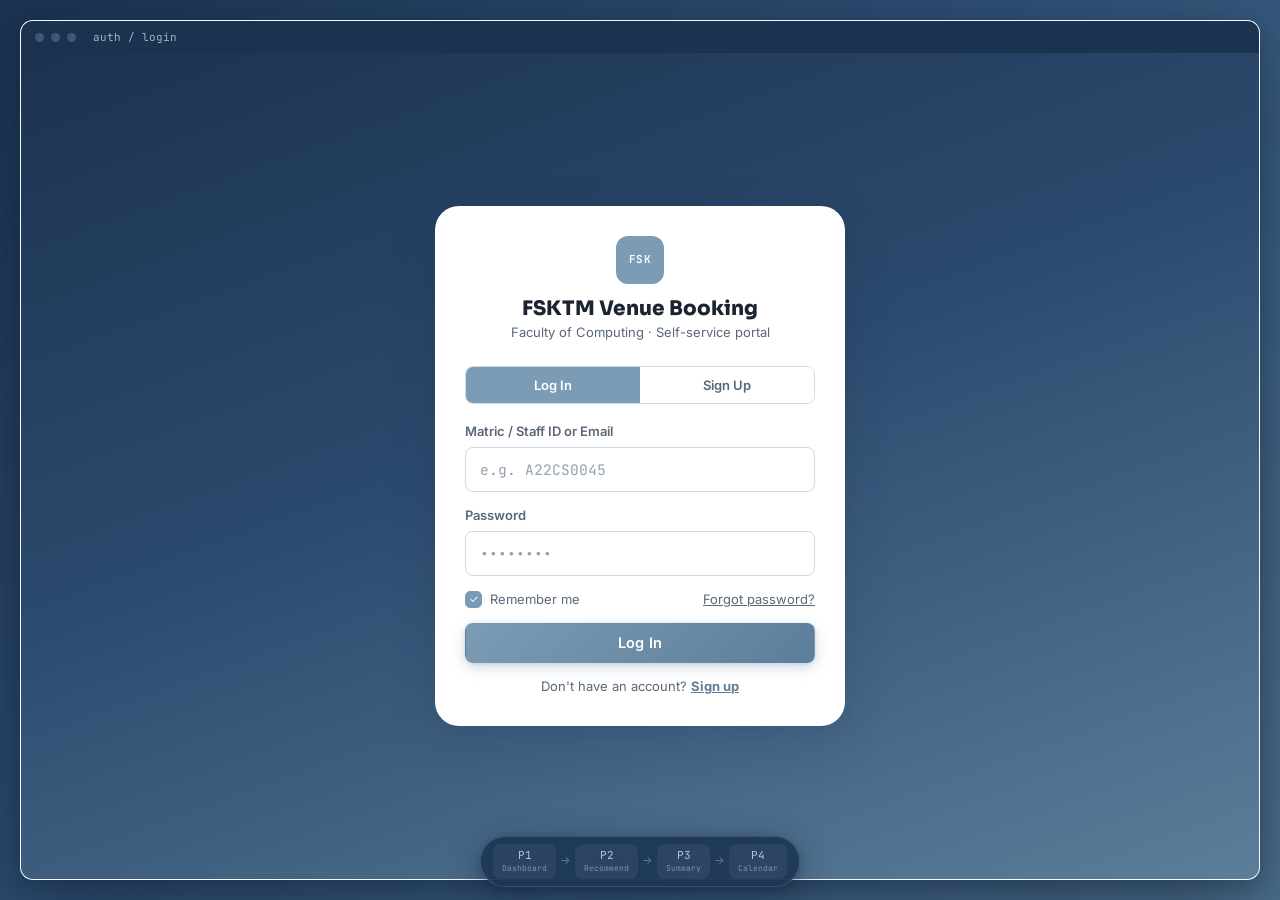
<file: index.html>
<!DOCTYPE html>
<html lang="en">
<head>
<meta charset="UTF-8" />
<meta name="viewport" content="width=device-width, initial-scale=1.0, viewport-fit=cover" />
<title>FSKTM Venue Booking</title>
<link rel="preconnect" href="https://fonts.googleapis.com" />
<link rel="stylesheet" href="wf/styles.css" />
</head>
<body>
  <div class="app">
    <!-- ============ STAGE ============ -->
    <div class="stage" id="stage"></div>
  </div>

  <!-- ============ FLOW MAP ============ -->
  <div class="flowmap">
    <div class="node" data-node="dashboard" style="cursor:default;pointer-events:none;"><span>P1</span><small>Dashboard</small></div>
    <span class="arw">→</span>
    <div class="node" data-node="recommend" style="cursor:default;pointer-events:none;"><span>P2</span><small>Recommend</small></div>
    <span class="arw">→</span>
    <div class="node" data-node="summary" style="cursor:default;pointer-events:none;"><span>P3</span><small>Summary</small></div>
    <span class="arw">→</span>
    <div class="node" data-node="calendar" style="cursor:default;pointer-events:none;"><span>P4</span><small>Calendar</small></div>
  </div>

  <script src="wf/screens.js"></script>
  <script src="wf/app.js"></script>
</body>
</html>
</file>
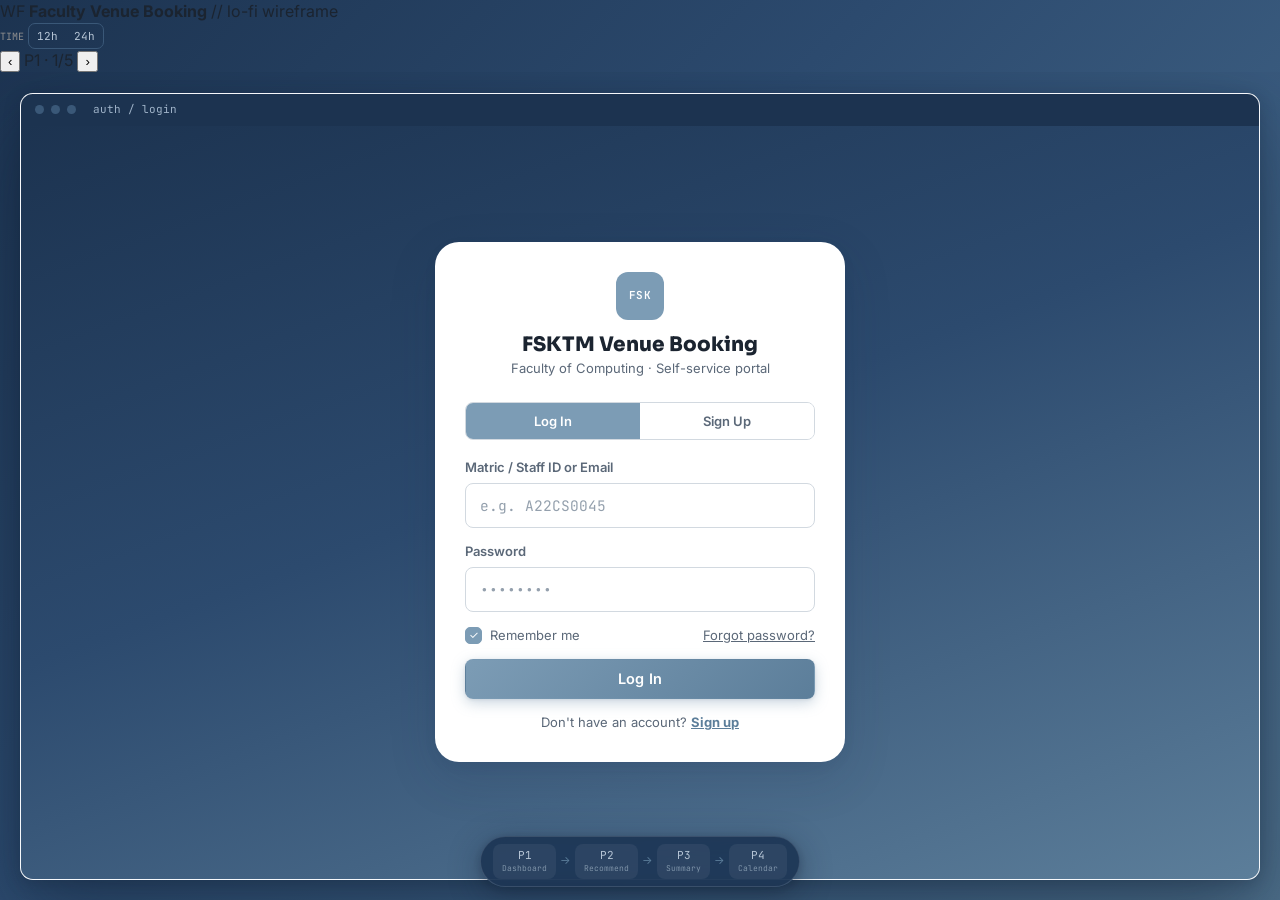
<file: Faculty Booking Wireframe.html>
<!DOCTYPE html>
<html lang="en">
<head>
<meta charset="UTF-8" />
<meta name="viewport" content="width=device-width, initial-scale=1.0, viewport-fit=cover" />
<title>Faculty Venue Booking — Lo-Fi Wireframe</title>
<link rel="stylesheet" href="wf/styles.css" />
</head>
<body>
  <div class="app">
    <!-- ============ TOP CHROME ============ -->
    <div class="chrome">
      <div class="brand">
        <span class="dot">WF</span>
        <b>Faculty Venue Booking</b>&nbsp;<span>// lo-fi wireframe</span>
      </div>

      <div class="spacer"></div>

      <!-- global time format -->
      <span class="mono" style="font-size:10px;color:#8f8f8f;">TIME</span>
      <div class="seg">
        <button data-chrome="time" data-chrome-time="12">12h</button>
        <button data-chrome="time" data-chrome-time="24">24h</button>
      </div>

      <!-- annotation toggle removed -->

      <!-- prev / next -->
      <div class="nav">
        <button class="arrow" data-chrome="prev" title="Previous (←)">‹</button>
        <span class="pos" id="pos">P1 · 1/5</span>
        <button class="arrow" data-chrome="next" title="Next (→)">›</button>
      </div>
    </div>

    <!-- ============ STAGE ============ -->
    <div class="stage" id="stage"></div>
  </div>

  <!-- ============ FLOW MAP ============ -->
  <div class="flowmap">
    <div class="node" data-node="dashboard"><span>P1</span><small>Dashboard</small></div>
    <span class="arw">→</span>
    <div class="node" data-node="recommend"><span>P2</span><small>Recommend</small></div>
    <span class="arw">→</span>
    <div class="node" data-node="summary"><span>P3</span><small>Summary</small></div>
    <span class="arw">→</span>
    <div class="node" data-node="calendar"><span>P4</span><small>Calendar</small></div>
  </div>

  <script src="wf/screens.js"></script>
  <script src="wf/app.js"></script>
</body>
</html>
</file>
<file: wf/styles.css>
/* ============================================================
   FSKTM VENUE BOOKING — HIGH-FIDELITY DESIGN SYSTEM
   Palette per design-system slide: Primary / Secondary / Success
   / Warning / Error. Fully fluid & adaptive across all screens.
   ============================================================ */

@import url('https://fonts.googleapis.com/css2?family=Sora:wght@400;500;600;700;800&family=Inter:wght@400;500;600;700&family=JetBrains+Mono:wght@400;500;600&display=swap');

:root {
  /* ---- Brand palette (from design-system slide) ---- */
  --primary:        #7C9CB5;   /* slate blue — main actions */
  --primary-deep:   #5C7E9A;
  --primary-tint:   #EAF1F6;
  --secondary:      #2C4A6E;   /* navy — support UI / headers */
  --secondary-deep: #1C3350;
  --secondary-tint: #E7EDF3;
  --success:        #4FAE5D;   /* approved */
  --success-deep:   #3C8E49;
  --success-tint:   #E9F7EC;
  --warning:        #EFC94C;   /* pending */
  --warning-deep:   #C9A227;
  --warning-tint:   #FCF6DD;
  --error:          #E2574C;   /* rejected / issues */
  --error-deep:     #C13F35;
  --error-tint:     #FBEAE8;

  /* ---- Neutrals ---- */
  --ink:        #1B2430;
  --ink-2:      #5B6878;
  --ink-3:      #94A0AD;
  --line:       #E4E8ED;
  --line-2:     #D2D9E0;
  --bg:         #F5F7FA;
  --paper:      #FFFFFF;
  --panel:      #FAFBFD;
  --card:       #FFFFFF;
  --fill:       #EEF2F6;
  --fill-2:     #E3E9EF;

  --sans:  'Inter', system-ui, sans-serif;
  --display: 'Sora', 'Inter', system-ui, sans-serif;
  --mono:  'JetBrains Mono', ui-monospace, Menlo, Consolas, monospace;

  --r-sm: 8px;
  --r:    12px;
  --r-lg: 18px;
  --r-xl: 24px;

  --shadow-sm: 0 1px 3px rgba(28,51,80,.07), 0 1px 2px rgba(28,51,80,.04);
  --shadow-md: 0 4px 16px rgba(28,51,80,.10), 0 1px 4px rgba(28,51,80,.06);
  --shadow-lg: 0 16px 48px rgba(28,51,80,.16), 0 4px 12px rgba(28,51,80,.07);
  --shadow-card-hover: 0 12px 32px rgba(124,156,181,.28), 0 2px 8px rgba(28,51,80,.08);
  --shadow-btn: 0 2px 8px rgba(28,51,80,.12), 0 1px 2px rgba(28,51,80,.08);
  --shadow-btn-primary: 0 4px 14px rgba(124,156,181,.40), 0 1px 3px rgba(28,51,80,.10);

  /* gradient accent helpers */
  --grad-primary: linear-gradient(135deg, #7C9CB5 0%, #5C7E9A 100%);
  --grad-secondary: linear-gradient(135deg, #2C4A6E 0%, #1C3350 100%);
  --grad-success: linear-gradient(135deg, #4FAE5D 0%, #3C8E49 100%);
  --grad-warning: linear-gradient(135deg, #EFC94C 0%, #C9A227 100%);
  --grad-error: linear-gradient(135deg, #E2574C 0%, #C13F35 100%);

  --side-w: clamp(0px, 18vw, 232px);
  --pad-x: clamp(14px, 3vw, 30px);
  --pad-y: clamp(12px, 2vh, 22px);
}

* { box-sizing: border-box; }

/* ============================================================
   UNIVERSAL SCROLL BEHAVIOR
   Every scrollable panel in the app gets the same thin, visible
   scrollbar and touch/wheel-friendly behavior, so no panel ever
   silently squashes its content on a narrow or minimized window
   — it scrolls instead.
   ============================================================ */
.scrollpad, .filterpanel, .resultscol, .subbody-scroll,
.admin-sidebar, .admin-main, .authwrap, .cal-scroll {
  scrollbar-width: thin;
  scrollbar-color: var(--line-2) transparent;
  -webkit-overflow-scrolling: touch;
}
.scrollpad::-webkit-scrollbar, .filterpanel::-webkit-scrollbar, .resultscol::-webkit-scrollbar,
.subbody-scroll::-webkit-scrollbar, .admin-sidebar::-webkit-scrollbar, .admin-main::-webkit-scrollbar,
.authwrap::-webkit-scrollbar, .cal-scroll::-webkit-scrollbar { width: 9px; height: 9px; }
.scrollpad::-webkit-scrollbar-track, .filterpanel::-webkit-scrollbar-track, .resultscol::-webkit-scrollbar-track,
.subbody-scroll::-webkit-scrollbar-track, .admin-sidebar::-webkit-scrollbar-track, .admin-main::-webkit-scrollbar-track,
.authwrap::-webkit-scrollbar-track, .cal-scroll::-webkit-scrollbar-track { background: transparent; }
.scrollpad::-webkit-scrollbar-thumb, .filterpanel::-webkit-scrollbar-thumb, .resultscol::-webkit-scrollbar-thumb,
.subbody-scroll::-webkit-scrollbar-thumb, .admin-sidebar::-webkit-scrollbar-thumb, .admin-main::-webkit-scrollbar-thumb,
.authwrap::-webkit-scrollbar-thumb, .cal-scroll::-webkit-scrollbar-thumb { background: var(--line-2); border-radius: 999px; border: 2px solid transparent; background-clip: padding-box; }
.scrollpad:hover::-webkit-scrollbar-thumb, .filterpanel:hover::-webkit-scrollbar-thumb, .resultscol:hover::-webkit-scrollbar-thumb,
.subbody-scroll:hover::-webkit-scrollbar-thumb, .admin-sidebar:hover::-webkit-scrollbar-thumb, .admin-main:hover::-webkit-scrollbar-thumb,
.authwrap:hover::-webkit-scrollbar-thumb, .cal-scroll:hover::-webkit-scrollbar-thumb { background: var(--ink-3); background-clip: padding-box; }

html, body {
  margin: 0;
  height: 100%;
  background: linear-gradient(135deg, #1C3350 0%, #2C4A6E 40%, #3D5F82 70%, #4E6F8A 100%);
  font-family: var(--sans);
  color: var(--ink);
  -webkit-font-smoothing: antialiased;
  overflow-x: hidden;
  line-height: 1.45;
}

/* ============================================================
   APP SHELL
   ============================================================ */
.app {
  height: 100dvh;
  display: flex;
  flex-direction: column;
  overflow: hidden;
}

.seg { display: inline-flex; border: 1px solid #3a5878; border-radius: 7px; overflow: hidden; flex-shrink: 0; }
.seg button { background: transparent; border: 0; color: #b7c6d6; font-family: var(--mono); font-size: 11px; padding: 5px 8px; cursor: pointer; }
.seg button.on { background: var(--primary); color: #fff; }

/* ---- Stage ---- */
.stage {
  flex: 1; overflow: hidden;
  padding: clamp(0px, 1.6vw, 22px);
  display: flex; justify-content: center; align-items: stretch;
}
.frame {
  width: 100%; max-width: 1280px;
  height: 100%;
  background: var(--bg);
  border-radius: clamp(0px, 1vw, 20px);
  box-shadow: 0 32px 80px rgba(14,28,48,.45), 0 4px 16px rgba(14,28,48,.25);
  border: 1px solid rgba(255,255,255,.12);
  overflow: hidden; position: relative;
  display: flex; flex-direction: column;
}
.frame > .titlebar {
  height: 32px; background: var(--secondary-deep);
  display: flex; align-items: center; gap: 7px; padding: 0 14px;
  flex-shrink: 0;
}
.frame > .titlebar .tl { width: 9px; height: 9px; border-radius: 50%; background: #3a5878; }
.frame > .titlebar .url { margin-left: 10px; font-family: var(--mono); font-size: 11px; color: #9fb3c8; }
.screen { position: relative; flex: 1; min-height: 0; display: flex; flex-direction: column; }

/* ============================================================
   PRIMITIVES
   ============================================================ */
.ph {
  background: var(--primary-tint);
  border: 1px solid var(--line);
  border-radius: var(--r);
  display: flex; align-items: center; justify-content: center;
  font-family: var(--mono); font-size: 11px;
  color: var(--primary-deep); text-align: center; letter-spacing: 0.02em;
  font-weight: 600;
}
.ph.img { background: linear-gradient(135deg, var(--primary-tint), var(--secondary-tint)); color: var(--ink-3); }
.ph img { width: 100%; height: 100%; object-fit: cover; display: block; }
.ico {
  width: 17px; height: 17px; border-radius: 5px; flex-shrink: 0;
  display: inline-grid; place-items: center;
  font-family: var(--mono); font-size: 9px; color: var(--ink-2);
  background: var(--fill);
}
.ico.sm { width: 14px; height: 14px; border-radius: 4px; }
.svgico {
  display: inline-flex; align-items: center; justify-content: center;
  flex-shrink: 0; line-height: 0;
  width: 16px; height: 16px;
}
.svgico svg { width: 100%; height: 100%; display: block; }
.svgico.sm { width: 12px; height: 12px; }
.avatar { border-radius: 50%; }
.glyph { font-family: var(--mono); }

/* Buttons */
.btn {
  font-family: var(--sans);
  font-size: clamp(12.5px, 1.3vw, 14.5px);
  border: 1.5px solid var(--line-2);
  background: #fff; color: var(--ink);
  border-radius: var(--r-sm);
  padding: clamp(8px, 1vh, 10px) clamp(12px, 1.5vw, 16px);
  cursor: pointer;
  display: inline-flex; align-items: center; gap: 6px;
  font-weight: 600; line-height: 1;
  white-space: nowrap;
  transition: all .18s cubic-bezier(.22,.68,0,1.2);
  box-shadow: 0 2px 6px rgba(28,51,80,.08), 0 1px 2px rgba(28,51,80,.05);
  letter-spacing: .01em;
}
.btn:hover { border-color: var(--primary); color: var(--primary-deep); transform: translateY(-2px); box-shadow: var(--shadow-md); background: var(--primary-tint); }
.btn:active { transform: translateY(0) scale(.97); box-shadow: var(--shadow-sm); }
.btn.primary { background: var(--grad-primary); color: #fff; border-color: transparent; box-shadow: 0 4px 14px rgba(124,156,181,.40), 0 1px 3px rgba(28,51,80,.10); }
.btn.primary:hover { background: linear-gradient(135deg, #6B8BA2 0%, #4E6E89 100%); box-shadow: 0 6px 20px rgba(124,156,181,.50); transform: translateY(-2px); border-color: transparent; color: #fff; }
.btn.dashed { border-style: dashed; background: #fff; box-shadow: none; }
.btn.sm { font-size: clamp(10px, 1.1vw, 12px); padding: clamp(6px, 0.8vh, 8px) clamp(10px, 1.2vw, 13px); }
.btn.block { width: 100%; justify-content: center; }
.btn:disabled { opacity: .4; cursor: not-allowed; box-shadow: none; }
.btn:disabled:hover { transform: none; border-color: var(--line-2); color: var(--ink); box-shadow: none; background: #fff; }
.btn.danger { background: #fff; color: var(--error-deep); border-color: var(--error); }
.btn.danger:hover { background: var(--error-tint); }

/* Tags & chips */
.tag {
  font-family: var(--sans); font-size: 11px; font-weight: 700;
  border: 1.5px solid var(--line-2); border-radius: 999px;
  padding: 4px 10px; color: var(--ink-2); background: #fff;
  display: inline-flex; align-items: center; gap: 5px;
  white-space: nowrap; letter-spacing: .02em;
  transition: all .15s ease;
}
.tag.solid  { background: var(--primary-tint); border-color: rgba(124,156,181,.3); color: var(--primary-deep); }
.tag.dark   { background: var(--grad-secondary); border-color: transparent; color: #fff; }
.tag.success { background: var(--success-tint); border-color: rgba(79,174,93,.3); color: var(--success-deep); }
.tag.warning { background: var(--warning-tint); border-color: rgba(239,201,76,.4); color: var(--warning-deep); }
.tag.error  { background: var(--error-tint); border-color: rgba(226,87,76,.3); color: var(--error-deep); }
.tag.error   { background: var(--error-tint); border-color: var(--error-tint); color: var(--error-deep); }

.chip {
  font-family: var(--sans); font-size: clamp(12px, 1.15vw, 13.5px); font-weight: 500;
  border: 1px solid var(--line-2); border-radius: 999px;
  padding: clamp(6px, 0.65vh, 8px) clamp(12px, 1.25vw, 15px);
  background: #fff; color: var(--ink-2);
  cursor: pointer; display: inline-flex; align-items: center; gap: 6px;
  transition: all .15s ease;
}
.chip:hover { border-color: var(--primary); }
.chip.on { background: var(--primary); color: #fff; border-color: var(--primary); font-weight: 600; }

/* Cards */
.uicard {
  background: var(--card);
  border: 1.5px solid var(--line);
  border-radius: var(--r-lg);
  overflow: hidden;
  box-shadow: var(--shadow-sm);
  transition: box-shadow .22s ease, transform .22s ease, border-color .22s ease;
}
.uicard:hover { border-color: var(--line-2); box-shadow: var(--shadow-md); }
.uicard.uicard-overflow-visible { overflow: visible; }
.uicard > .head {
  padding: clamp(12px, 1.5vh, 15px) clamp(14px, 2vw, 20px);
  border-bottom: 1.5px solid var(--line);
  display: flex; align-items: center; justify-content: space-between;
  gap: 8px; flex-wrap: wrap;
  background: linear-gradient(to right, var(--panel) 0%, #FDFEFF 100%);
}
.label-kicker {
  font-family: var(--mono); font-size: 10px;
  letter-spacing: 0.08em; color: var(--ink-3); text-transform: uppercase;
  font-weight: 600;
}

/* Layout helpers */
.row   { display: flex; align-items: center; }
.col   { display: flex; flex-direction: column; }
.gap4{gap:4px}.gap6{gap:6px}.gap8{gap:8px}.gap10{gap:10px}
.gap12{gap:12px}.gap14{gap:14px}.gap16{gap:16px}.gap20{gap:20px}.gap24{gap:24px}
.between { justify-content: space-between; }
.wrap { flex-wrap: wrap; }
.mt4{margin-top:4px}.mt8{margin-top:8px}.mt12{margin-top:12px}.mt16{margin-top:16px}
.muted  { color: var(--ink-2); }
.mono   { font-family: var(--mono); }
.t10{font-size:11px}.t11{font-size:12px}.t12{font-size:13px}.t13{font-size:14px}
.t14{font-size:15px}.t15{font-size:16.5px}.t16{font-size:18px}
.t18{font-size:clamp(17px,2.2vw,20px)}.t20{font-size:clamp(18px,2.4vw,22px)}.t22{font-size:clamp(20px,2.7vw,25px)}
.b6{font-weight:600}.b7{font-weight:700}.b8{font-weight:800}
.disp { font-family: var(--display); }

/* Headline-bearing text uses display face */
.b7.t14, .b7.t15, .b7.t16, .b8.t18, .b8.t20, .b8.t22, .b7.t18 { font-family: var(--display); }

/* ============================================================
   APP-INTERNAL LAYOUT (sidebar + main)
   ============================================================ */
.appbody { display: flex; min-height: 0; flex: 1; overflow: hidden; }
.appmain { flex: 1; min-width: 0; display: flex; flex-direction: column; background: var(--bg); overflow: hidden; }

/* Sidebar */
.side {
  width: var(--side-w); flex-shrink: 0;
  background: linear-gradient(180deg, #1a2e47 0%, #1C3350 60%, #192b41 100%);
  display: flex; flex-direction: column; overflow: hidden;
  transition: width 0.2s ease;
  border-right: 1px solid rgba(255,255,255,.06);
}
.side .navitem {
  display: flex; align-items: center; gap: 12px;
  padding: clamp(10px, 1.4vh, 13px) clamp(10px, 1.2vw, 14px);
  margin: 3px clamp(6px, 0.8vw, 12px);
  border-radius: var(--r);
  font-size: clamp(12px, 1.25vw, 14px); color: #b7c6d6; font-weight: 500;
  cursor: pointer; border: 1px solid transparent;
  white-space: nowrap; overflow: hidden;
}
.side .navitem .svgico {
  width: clamp(30px, 2.8vw, 34px); height: clamp(30px, 2.8vw, 34px);
  border-radius: 9px; padding: 6px;
  background: rgba(255,255,255,.1); color: #d7e4ee;
}
.side .navitem:hover { background: rgba(255,255,255,.06); color: #fff; }
.side .navitem.on { background: var(--grad-primary); color: #fff; font-weight: 700; }
.side .navitem.on .svgico { background: rgba(255,255,255,.22); color: #fff; }
.side .navitem.disabled { opacity: .4; cursor: default; }
.side .navitem.disabled:hover { background: transparent; }
.side .navitem.admin { border: 1px dashed #3a5878; }
.side .navitem.admin:hover { background: rgba(255,255,255,.06); border-color: #5c7e9a; }
.side .navitem.admin .svgico { color: #aebfd0; }

.brandbar {
  display: flex; align-items: center; gap: 10px;
  padding: clamp(14px, 2vh, 20px) clamp(10px, 1.5vw, 16px);
  border-bottom: 1px solid rgba(255,255,255,.08);
  background: linear-gradient(to bottom, rgba(255,255,255,.04) 0%, transparent 100%);
  overflow: hidden;
}
.brandbar .col span:first-child { color: #fff; }
.navlist { flex: 1; padding: 12px 0; overflow: hidden; }
.side-admin { padding: 8px; border-top: 1px solid rgba(255,255,255,.08); }
.side-admin .navitem { margin: 0; }
.userbar {
  display: flex; flex-direction: column; align-items: stretch;
  gap: 8px; padding: 12px;
  border-top: 1px solid rgba(255,255,255,.08);
  overflow: hidden;
}
.userbar .col span:first-child { color: #fff; }
.userbar .btn { background: rgba(255,255,255,.06); border-color: rgba(255,255,255,.12); color: #cfe0ec; box-shadow: none; }
.userbar .btn:hover { background: rgba(255,255,255,.12); color: #fff; }
.navcount {
  margin-left: auto; font-family: var(--mono); font-size: 10px; font-weight: 700;
  background: rgba(255,255,255,.15); color: #fff;
  border-radius: 999px; padding: 1px 7px;
}
.navitem.on .navcount { background: rgba(255,255,255,.3); }
.emptybox {
  display: flex; flex-direction: column; align-items: center;
  gap: 12px; text-align: center;
  padding: clamp(32px, 5vh, 52px) 24px;
  border: 1.5px dashed var(--line-2); border-radius: var(--r-lg); background: var(--panel);
}

/* Topbar */
.topbar {
  border-bottom: 1.5px solid var(--line);
  padding: clamp(12px, 1.5vh, 18px) var(--pad-x);
  display: flex; align-items: center; justify-content: space-between;
  background: var(--paper); flex-wrap: wrap; gap: 10px;
  flex-shrink: 0;
  box-shadow: 0 1px 0 var(--line), 0 2px 8px rgba(28,51,80,.03);
}

/* Scrollpad */
.scrollpad {
  padding: var(--pad-y) var(--pad-x);
  display: flex; flex-direction: column;
  gap: clamp(14px, 2vh, 22px);
  overflow: auto; flex: 1;
  background: var(--bg);
}

/* Stat card */
.stat {
  background: var(--card); border: 1.5px solid var(--line);
  border-radius: var(--r-lg);
  padding: clamp(14px, 1.8vh, 20px) clamp(14px, 1.8vw, 22px);
  display: flex; align-items: center;
  gap: clamp(10px, 1.5vw, 16px);
  flex: 1; min-width: 0;
  box-shadow: var(--shadow-sm);
  position: relative; overflow: hidden;
}
.stat::before {
  content: ''; position: absolute; left: 0; top: 0; bottom: 0; width: 4px;
  background: var(--grad-primary); border-radius: 0 2px 2px 0;
}
.stat .box {
  width: clamp(38px, 4.8vw, 48px); height: clamp(38px, 4.8vw, 48px);
  border-radius: var(--r); background: var(--primary-tint);
  flex-shrink: 0; display: grid; place-items: center; color: var(--primary-deep);
}
.stat-row { display: flex; flex-wrap: wrap; gap: clamp(10px, 1.5vw, 18px); align-items: stretch; }
.stat-row .stat { flex: 1 1 clamp(140px, 28%, 320px); }

/* List row */
.lrow {
  padding: clamp(10px, 1.2vh, 16px) clamp(12px, 1.5vw, 20px);
  display: flex; align-items: center; gap: clamp(10px, 1.5vw, 16px);
  flex-wrap: wrap;
  transition: background .15s ease;
}
.lrow:hover { background: linear-gradient(to right, var(--primary-tint) 0%, var(--panel) 100%); }
.lrow + .lrow { border-top: 1px solid var(--line); }
.stripe { width: 4px; align-self: stretch; border-radius: 3px; background: var(--primary); flex-shrink: 0; }
.stripe.success { background: var(--success); }
.stripe.warning { background: var(--warning); }
.stripe.error   { background: var(--error); }
.stripe.muted-s { background: var(--line-2); }

/* Inputs */
.field {
  width: 100%;
  border: 1.5px solid var(--line-2); border-radius: var(--r-sm);
  padding: 11px 14px;
  font-family: var(--mono); font-size: 14.5px;
  color: var(--ink); background: #fff;
  transition: border-color .15s ease, box-shadow .15s ease;
}
.field:focus, .field:focus-visible {
  outline: none; border-color: var(--primary);
  box-shadow: 0 0 0 3px rgba(124,156,181,.18);
}
.field.area { font-family: var(--sans); resize: none; }
.field.ph-only { color: var(--ink-3); }

.switch { width: 40px; height: 22px; border-radius: 999px; background: var(--fill-2); border: 1px solid var(--line-2); position: relative; cursor: pointer; flex-shrink: 0; transition: background .15s ease; }
.switch .nub { position: absolute; top: 2px; left: 2px; width: 16px; height: 16px; border-radius: 50%; background: #fff; border: 1px solid var(--line-2); transition: left .15s ease; }
.switch.on { background: var(--primary); border-color: var(--primary); }
.switch.on .nub { left: 20px; border-color: var(--primary); }

.cbox { width: 17px; height: 17px; border: 1.5px solid var(--line-2); border-radius: 5px; display: grid; place-items: center; background: #fff; flex-shrink: 0; }
.cbox.on { background: var(--primary); border-color: var(--primary); color: #fff; font-size: 11px; }

/* ============================================================
   RECOMMEND (P2)
   ============================================================ */
.subbody { display: flex; flex: 1; min-height: 0; overflow: hidden; }
.filterpanel {
  width: clamp(170px, 22vw, 256px); flex-shrink: 0;
  background: var(--paper); border-right: 1px solid var(--line);
  padding: clamp(14px, 2vw, 22px);
  display: flex; flex-direction: column;
  gap: clamp(16px, 2.5vh, 24px);
  overflow-y: auto; transition: width 0.2s ease;
}
.resultscol {
  flex: 1; min-width: 0; background: var(--bg);
  padding: clamp(14px, 2.5vw, 26px) clamp(14px, 2.5vw, 28px);
  display: flex; flex-direction: column; gap: 14px;
  overflow-x: auto; overflow-y: auto;
}
/* Each room card has a guaranteed minimum width so its photo, name, floor,
   capacity, and facility tags never get crushed together — if the panel is
   narrower than this, the column scrolls horizontally instead of squashing
   the card content. */
.resultscol > .uicard { min-width: 420px; flex-shrink: 0; cursor: pointer; }
.resultscol > .uicard:hover { transform: translateY(-3px); box-shadow: var(--shadow-card-hover); border-color: var(--primary); }

/* Facility filter checkbox rows */
.fac-filter-row {
  padding: 8px 10px; border-radius: 9px; border: 1px solid transparent;
  transition: background .15s ease, border-color .15s ease;
}
.fac-filter-row:hover { background: var(--primary-tint); }
.fac-filter-row .svgico { width: 19px; height: 19px; color: var(--ink-2); }

/* Floor picker — clear selected-state highlight */
.floor-pick-row {
  display: flex; align-items: center; justify-content: space-between;
  padding: 9px 12px; border-radius: 9px;
  border: 1.5px solid var(--line); background: #fff;
  cursor: pointer; color: var(--ink-2);
  transition: all .15s ease;
}
.floor-pick-row:hover { border-color: var(--primary); color: var(--ink); }
.floor-pick-row.on {
  background: var(--primary); border-color: var(--primary); color: #fff;
  font-weight: 700;
}
.floor-pick-row.on .svgico { color: #fff; }
.floor-pick-row + .floor-pick-row { margin-top: 6px; }

.room-photo {
  width: clamp(120px, 16vw, 180px) !important;
  height: 128px !important;
  flex: 0 0 auto !important;
  display: block !important;
  border: 0; border-radius: 0;
  overflow: hidden;
  padding: 0 !important;
}
.room-photo img {
  width: 100% !important;
  height: 100% !important;
  object-fit: cover !important;
  display: block;
}

/* ============================================================
   SUMMARY (P3)
   ============================================================ */
.subbody-scroll { flex: 1; overflow: auto; background: var(--bg); padding: var(--pad-y) var(--pad-x); }
.p3grid { display: grid; grid-template-columns: minmax(280px, 2fr) minmax(230px, 1fr); gap: clamp(14px, 2vw, 24px); max-width: 1040px; margin: 0 auto; }
.addon-grid { display: grid; grid-template-columns: repeat(auto-fill, minmax(168px, 1fr)); gap: 14px; }
.time-grid { display: grid; grid-template-columns: 1fr 1fr; gap: 14px; }

/* Date picker (month-grid) */
.datepicker {
  position: absolute; top: calc(100% + 6px); left: 0; right: 0; z-index: 30;
  background: #fff; border: 1px solid var(--line-2); border-radius: var(--r-lg);
  box-shadow: var(--shadow-lg); padding: 14px;
}
.dp-grid { display: grid; grid-template-columns: repeat(7, 1fr); gap: 4px; }
.dp-grid.dp-head { margin-bottom: 4px; }
.dp-grid.dp-head div { text-align: center; font-size: 10.5px; font-weight: 700; color: var(--ink-3); font-family: var(--mono); padding: 4px 0; }
.dp-cell {
  aspect-ratio: 1; display: flex; align-items: center; justify-content: center;
  border-radius: 8px; font-size: 13px; font-weight: 500; color: var(--ink);
}
.dp-cell.dp-blank { visibility: hidden; }
.dp-cell.dp-pick { cursor: pointer; }
.dp-cell.dp-pick:hover { background: var(--primary-tint); }
.dp-cell.dp-disabled { color: var(--line-2); cursor: not-allowed; }
.dp-cell.dp-today { box-shadow: inset 0 0 0 1.5px var(--primary); font-weight: 700; }
.dp-cell.dp-sel { background: var(--primary); color: #fff; font-weight: 700; }
.dp-cell.dp-sel.dp-today { box-shadow: none; }

/* ============================================================
   CALENDAR (P4)
   ============================================================ */
.cal-scroll { overflow: auto; }
.cal { width: max-content; min-width: 100%; }
.calhead, .calrow { display: grid; grid-template-columns: 64px repeat(var(--col-count, 6), minmax(140px, 1fr)); }
.calhead.cal5, .calrow.cal5 { grid-template-columns: 64px repeat(var(--col-count, 5), minmax(140px, 1fr)); }
.calhead > div { padding: clamp(6px, 0.8vh, 10px) clamp(3px, 0.5vw, 6px); text-align: center; border-left: 1px solid var(--line); border-bottom: 1px solid var(--line); font-size: clamp(9px, 1vw, 11px); font-weight: 700; font-family: var(--display); background: var(--panel); }
.calhead > div:first-child { border-left: 0; }
.dayband { padding: 6px clamp(8px, 1.5vw, 12px); background: var(--secondary-tint); border-bottom: 1px solid var(--line); font-size: clamp(9px, 1vw, 11px); font-weight: 700; color: var(--secondary-deep); font-family: var(--mono); }
.calrow > div { border-left: 1px solid var(--line); border-bottom: 1px solid var(--line); height: clamp(34px, 4.2vh, 42px); position: relative; cursor: pointer; background: #fff; }
.calrow > div:first-child { border-left: 0; display: flex; align-items: center; justify-content: flex-end; padding-right: clamp(4px, 0.6vw, 8px); font-family: var(--mono); font-size: clamp(8px, 0.9vw, 10px); color: var(--ink-3); cursor: default; background: var(--panel); }
.calrow .cell:hover { background: var(--primary-tint); }
.calrow .cell.booked, .calrow .cell.booked:hover { background: var(--primary-tint); }
.calrow .cell.booked.vacant, .calrow .cell.booked.vacant:hover { background: var(--warning-tint); }
.calrow .cell.selcell { outline: 2px solid var(--primary); outline-offset: -2px; }
.calrow .cell.booked .ev {
  position: absolute; inset: 0;
  display: flex; flex-direction: column; justify-content: center; gap: 1px;
  padding-left: clamp(4px, 0.6vw, 8px); padding-right: 4px;
  border-left: 3px solid var(--primary);
  overflow: hidden;
}
.ev-title {
  font-size: clamp(8px, 0.9vw, 10px); font-weight: 700; color: var(--primary-deep);
  white-space: nowrap; overflow: hidden; text-overflow: ellipsis;
}
.ev-booker {
  font-size: clamp(7px, 0.8vw, 9px); font-weight: 500; color: var(--ink-2);
  font-family: var(--mono);
  white-space: nowrap; overflow: hidden; text-overflow: ellipsis;
}
.calrow .cell.booked.vacant .ev { border-left-color: var(--warning); }
.calrow .cell.booked.vacant .ev-title { color: var(--warning-deep); }

.slotpanel {
  position: absolute; bottom: 18px; left: 50%; transform: translateX(-50%);
  width: min(330px, 92%);
  background: #fff; border: 1px solid var(--line-2);
  border-radius: var(--r-lg); box-shadow: var(--shadow-lg); padding: 18px; z-index: 20;
}
.sw { width: 13px; height: 13px; border-radius: 4px; border: 1px solid var(--line-2); }

/* ============================================================
   ADMIN (P5)
   ============================================================ */
.admin-appbody { display: flex; flex-wrap: wrap; min-height: 0; flex: 1; overflow: hidden; }
.admin-sidebar { width: clamp(0px, 22vw, 220px); flex-shrink: 0; background: var(--paper); border-right: 1px solid var(--line); overflow-y: auto; transition: width 0.2s ease; }
.admin-sidebar-inner { padding: clamp(14px, 2.2vw, 22px); display: flex; flex-direction: column; gap: 10px; height: 100%; overflow-y: auto; }
.admin-stat-row {
  padding: clamp(10px, 1.4vh, 14px) clamp(12px, 1.4vw, 16px);
  border-radius: var(--r-lg); background: var(--paper);
  border: 1.5px solid var(--line);
  display: flex; align-items: center; justify-content: space-between;
  transition: border-color .18s ease, box-shadow .18s ease;
}
.admin-stat-row:hover { border-color: var(--primary); box-shadow: var(--shadow-md); }
.admin-main { flex: 1; min-width: 0; background: var(--bg); display: flex; align-items: center; justify-content: center; overflow: auto; }
.admin-main-inner { display: flex; flex-direction: column; align-items: center; width: 100%; padding: clamp(18px, 3vw, 36px); gap: 20px; }
.admin-topbar {
  background: linear-gradient(135deg, #1a2e47 0%, #1C3350 60%, #1f3660 100%);
  display: flex; align-items: center; justify-content: space-between;
  flex-wrap: wrap; gap: 10px;
  padding: clamp(12px, 1.5vh, 18px) clamp(12px, 2vw, 22px);
  flex-shrink: 0;
  border-bottom: 1px solid rgba(255,255,255,.07);
}

.swipe { width: 100%; max-width: min(480px, 100%); background: #fff; border: 1.5px solid var(--line); border-radius: var(--r-xl); box-shadow: 0 16px 48px rgba(28,51,80,.14), 0 4px 12px rgba(28,51,80,.07); padding: clamp(16px, 2.5vw, 24px); position: relative; }
.swipe .pstripe { position: absolute; top: 0; left: 0; right: 0; height: 5px; background: linear-gradient(90deg, var(--warning), var(--primary)); border-radius: var(--r-xl) var(--r-xl) 0 0; }
.metsq { display: flex; align-items: center; gap: 8px; padding: clamp(8px, 1vh, 10px) clamp(9px, 1vw, 12px); border: 1px solid var(--line); border-radius: var(--r-sm); background: var(--panel); font-family: var(--mono); font-size: clamp(10px, 1.1vw, 12px); }
.swipe-track { position: relative; width: 100%; max-width: min(480px, 100%); height: clamp(52px, 7vh, 58px); background: var(--fill); border-radius: 999px; overflow: hidden; user-select: none; cursor: grab; }
.swipe-thumb { width: clamp(44px, 6vw, 50px) !important; height: clamp(44px, 6vw, 50px) !important; }

/* ============================================================
   MODALS / OVERLAYS
   ============================================================ */
.overlay { position: fixed; inset: 0; z-index: 60; background: rgba(20,30,45,.55); backdrop-filter: blur(3px); display: flex; align-items: center; justify-content: center; }
.modal { width: min(460px, calc(100% - 32px)); background: #fff; border-radius: var(--r-xl); overflow: hidden; box-shadow: var(--shadow-lg); }
.modal .mhead { background: var(--secondary-deep); color: #fff; padding: clamp(14px, 2vh, 20px) clamp(16px, 2vw, 22px); }

/* ============================================================
   AUTH
   ============================================================ */
.authwrap {
  flex: 1; min-height: 0; overflow: auto;
  background: linear-gradient(160deg, var(--secondary-deep) 0%, var(--secondary) 45%, var(--primary-deep) 100%);
  display: grid; place-items: center;
  padding: clamp(22px, 5vh, 50px) clamp(16px, 4vw, 24px);
}
.authcard {
  width: min(410px, 100%);
  background: #fff; border-radius: var(--r-xl);
  padding: clamp(20px, 3vw, 30px);
  box-shadow: var(--shadow-lg);
  display: flex; flex-direction: column; gap: clamp(14px, 2vh, 20px);
}
.authtabs { display: flex; border: 1px solid var(--line-2); border-radius: var(--r-sm); overflow: hidden; }
.authtabs button { flex: 1; padding: 10px 0; background: #fff; border: 0; cursor: pointer; font-family: var(--sans); font-size: 13px; font-weight: 600; color: var(--ink-2); }
.authtabs button.on { background: var(--primary); color: #fff; }
.linktab { color: var(--primary-deep); font-weight: 700; text-decoration: underline; cursor: pointer; }

/* ============================================================
   FLOW MAP
   ============================================================ */
.flowmap {
  position: fixed; bottom: clamp(6px, 1.5vh, 14px); left: 50%; transform: translateX(-50%);
  background: rgba(28,51,80,.88);
  backdrop-filter: blur(12px) saturate(160%);
  -webkit-backdrop-filter: blur(12px) saturate(160%);
  border: 1px solid rgba(255,255,255,.12);
  border-radius: 999px;
  padding: clamp(5px, 0.8vh, 7px) clamp(8px, 1.5vw, 12px);
  display: flex; align-items: center; gap: 3px; z-index: 50;
  box-shadow: 0 8px 32px rgba(14,28,48,.40), 0 2px 8px rgba(14,28,48,.20);
  max-width: calc(100vw - 20px); overflow-x: auto;
}
.flowmap .node {
  font-family: var(--mono); font-size: clamp(9px, 1vw, 11px); color: #b7c6d6;
  background: rgba(255,255,255,.06); border-radius: 8px;
  padding: clamp(4px, 0.6vh, 6px) clamp(6px, 0.8vw, 9px);
  cursor: pointer; display: flex; flex-direction: column; align-items: center;
  line-height: 1.25; min-width: clamp(30px, 4vw, 38px); flex-shrink: 0;
  transition: background .18s ease;
}
.flowmap .node:hover { background: rgba(255,255,255,.12); }
.flowmap .node small { font-size: clamp(7px, 0.8vw, 8px); color: #7e93a8; }
.flowmap .node.on { background: var(--grad-primary); color: #fff; box-shadow: 0 2px 8px rgba(124,156,181,.35); }
.flowmap .node.on small { color: #e7eef5; }
.flowmap .arw { color: #5c7e9a; font-size: 11px; padding: 0 1px; flex-shrink: 0; }

.divline { height: 1px; background: var(--line); }
.vdiv    { width: 1px; align-self: stretch; background: var(--line); }

/* ============================================================
   CARD-LEVEL SCROLLABLE PANES
   Used for Active Bookings / Recent Activity on Dashboard and
   Pending / Active / History on My Bookings so each section
   scrolls independently and never grows the page unboundedly.
   ============================================================ */
.card-scroll {
  max-height: 240px;
  overflow-y: auto;
  scrollbar-width: thin;
  scrollbar-color: var(--line-2) transparent;
}
.card-scroll::-webkit-scrollbar { width: 6px; }
.card-scroll::-webkit-scrollbar-track { background: transparent; }
.card-scroll::-webkit-scrollbar-thumb { background: var(--line-2); border-radius: 999px; }
.card-scroll:hover::-webkit-scrollbar-thumb { background: var(--ink-3); }

/* ============================================================
   ADMIN TAB BAR
   ============================================================ */
.admin-tabs-bar {
  display: flex; align-items: stretch;
  background: var(--secondary-deep);
  border-bottom: 1px solid rgba(255,255,255,.1);
  padding: 0 clamp(10px,2vw,20px);
  gap: 4px; flex-shrink: 0;
}
.admin-tab-btn {
  display: flex; align-items: center; gap: 8px;
  padding: 12px 16px;
  font-family: var(--sans); font-size: 13px; font-weight: 600;
  color: #9fb3c8; background: transparent; border: 0;
  border-bottom: 3px solid transparent;
  cursor: pointer; white-space: nowrap;
  transition: color .2s ease, border-color .2s ease;
}
.admin-tab-btn:hover { color: #dce6f0; }
.admin-tab-btn.on { color: #fff; border-bottom-color: var(--primary); }
.admin-tab-btn .svgico { width: 15px; height: 15px; color: currentColor; }
.admin-tab-badge {
  display: inline-flex; align-items: center; justify-content: center;
  min-width: 18px; height: 18px; padding: 0 5px;
  background: rgba(255,255,255,.12); border-radius: 999px;
  font-family: var(--mono); font-size: 10px; font-weight: 700; color: #fff;
}
.admin-tab-btn.on .admin-tab-badge { background: var(--primary); }

/* Admin report cards in the reports tab */
.admin-report-card { transition: box-shadow .2s ease; }
.admin-report-card:hover { box-shadow: var(--shadow-md); }

/* ============================================================
   ANIMATION SUPPRESSION
   When #stage has .no-anim (in-page render, not page navigation),
   ALL descendant animations and transitions that would normally
   fire on new DOM nodes are suppressed. This prevents the sweep/
   fade/slide effects from playing on every chip click, date pick,
   addon toggle, or facility checkbox — they only play on goto().

   .no-anim-self disables only the element itself (used for the
   modal overlay when it's already open and a chip is clicked).
   ============================================================ */
#stage.no-anim *,
#stage.no-anim *::before,
#stage.no-anim *::after {
  animation-duration: 0.001ms !important;
  animation-delay: 0ms !important;
  transition-duration: 0.001ms !important;
  transition-delay: 0ms !important;
}
.no-anim-self,
.no-anim-self *,
.no-anim-self *::before,
.no-anim-self *::after {
  animation-duration: 0.001ms !important;
  animation-delay: 0ms !important;
}
   Smooth, purposeful transitions that guide attention without
   being distracting. Three tiers of motion:
   1. Micro — instant state changes (checked, selected, toggled)
   2. Transition — small layout changes (hover, tab switch)
   3. Enter — element appears on screen for the first time
   ============================================================ */

/* --- Page-level enter animation (fade + subtle slide up) --- */
@keyframes pageEnter {
  from { opacity: 0; transform: translateY(10px); }
  to   { opacity: 1; transform: translateY(0); }
}
.screen { animation: pageEnter .25s ease both; }

/* --- Card hover lift already handled in .uicard but let's also
       animate .stat card for dashboard --- */
.stat { transition: box-shadow .2s ease, transform .2s ease; }
.stat:hover { box-shadow: var(--shadow-card-hover); transform: translateY(-2px); }

/* --- Booking list rows — hover highlight with transition --- */
.lrow { transition: background .15s ease; }

/* --- Buttons --- already have transition:all .15s ease from the
       main btn rule; let's add an active-press effect --- */
.btn:active { transform: translateY(0) scale(.97); }

/* --- Tags/chips enter --- */
@keyframes tagPop {
  from { opacity: 0; transform: scale(.8); }
  to   { opacity: 1; transform: scale(1); }
}
.tag.on, .chip.on { animation: tagPop .12s ease both; }

/* --- Card-scroll fade at the bottom to hint more content --- */
.card-scroll {
  mask-image: linear-gradient(to bottom, #000 85%, transparent 100%);
  -webkit-mask-image: linear-gradient(to bottom, #000 85%, transparent 100%);
}
/* Disable the fade mask when scrolled to the very bottom so the
   last item isn't permanently masked — toggled via JS class */
.card-scroll.at-bottom {
  mask-image: none;
  -webkit-mask-image: none;
}

/* --- Swipe card entrance --- */
@keyframes cardSlideIn {
  from { opacity: 0; transform: scale(.96) translateY(8px); }
  to   { opacity: 1; transform: scale(1) translateY(0); }
}
.swipe { animation: cardSlideIn .2s ease both; }

/* --- Admin tab content transition --- */
.admin-main-inner { animation: pageEnter .2s ease both; }
.admin-report-card { animation: pageEnter .18s ease both; }

/* --- Occu pulse already uses keyframes; add a shimmer to vacant state --- */
@keyframes vacantShimmer {
  0%, 100% { opacity: 1; }
  50% { opacity: .65; }
}
.occu-pulse.vacant { animation: vacantShimmer 2s ease-in-out infinite; }

/* --- Stat counter number pop on change --- */
@keyframes numPop {
  0%   { transform: scale(1.2); color: var(--primary); }
  100% { transform: scale(1); }
}
.stat .b8 { animation: numPop .3s ease both; }

/* --- Date picker cells hover/select --- */
.dp-cell.dp-pick { transition: background .1s ease, color .1s ease; }
.dp-cell.dp-sel  { animation: tagPop .12s ease both; }

/* --- Floor picker transition (already in place) --- */
.floor-pick-row { transition: all .18s ease; }

/* --- Nav items --- */
.side .navitem { transition: background .15s ease, color .15s ease; }

/* --- Modal backdrop blur entrance --- */
@keyframes overlayIn {
  from { opacity: 0; }
  to   { opacity: 1; }
}
.overlay { animation: overlayIn .18s ease both; }
@keyframes modalSlideUp {
  from { opacity: 0; transform: translateY(20px) scale(.97); }
  to   { opacity: 1; transform: translateY(0) scale(1); }
}
.modal { animation: modalSlideUp .22s ease both; }

/* ============================================================
   OCCUPANCY / AUTO-RELEASE SIGNATURE ELEMENT
   ============================================================ */
.occu-pulse {
  display: inline-flex; align-items: center; gap: 6px;
  font-family: var(--mono); font-size: 10.5px; font-weight: 600;
  padding: 4px 10px; border-radius: 999px;
}
.occu-pulse.checked { background: var(--success-tint); color: var(--success-deep); }
.occu-pulse.vacant   { background: var(--warning-tint); color: var(--warning-deep); }
.occu-pulse.released { background: var(--error-tint); color: var(--error-deep); }
.occu-dot { width: 7px; height: 7px; border-radius: 50%; background: currentColor; flex-shrink: 0; position: relative; }
.occu-pulse.vacant .occu-dot, .occu-pulse.released .occu-dot { animation: occuPulse 1.4s ease-in-out infinite; }
@keyframes occuPulse {
  0%, 100% { box-shadow: 0 0 0 0 currentColor; opacity: 1; }
  70% { box-shadow: 0 0 0 6px transparent; opacity: .55; }
}
.occu-bar-track { width: 100%; height: 5px; border-radius: 999px; background: var(--fill-2); overflow: hidden; margin-top: 6px; }
.occu-bar-fill { height: 100%; border-radius: 999px; background: var(--warning); transition: width 1s linear; }
.occu-bar-fill.urgent { background: var(--error); }

/* ============================================================
   NARROW SCREEN ADAPTATIONS (≤ 640px)
   ============================================================ */
@media (max-width: 640px) {
  .stage { padding: 0; }
  .frame { border-radius: 0; box-shadow: none; height: 100%; }
  .frame > .titlebar { display: none; }

  .side {
    width: 100% !important; flex-direction: row;
    border-top: 1px solid rgba(255,255,255,.08);
    position: sticky; bottom: 0; z-index: 50;
    padding: 3px 4px; flex-shrink: 0; overflow-x: auto; min-height: 56px;
  }
  .side .navlist { display: flex; flex-direction: row; padding: 0; gap: 2px; flex: 1; }
  .side .navitem { flex-direction: column; gap: 2px; padding: 6px 6px; margin: 0; min-width: 48px; font-size: 9px; text-align: center; justify-content: center; flex: 1; }
  .side .navitem .svgico { width: 26px; height: 26px; padding: 5px; border-radius: 7px; }
  .brandbar   { display: none; }
  .userbar    { flex-direction: row; padding: 4px 6px; border-top: none; border-left: 1px solid rgba(255,255,255,.08); align-items: center; min-width: 44px; }
  .userbar .col, .userbar .btn { display: none; }
  .side-admin { padding: 3px 4px; border-top: none; border-left: 1px solid rgba(255,255,255,.08); }
  .side-admin .navitem span:not(.ico) { display: none; }
  .side-admin .navitem { min-width: 40px; }

  .appbody { flex-direction: column; }
  .appmain  { order: 1; overflow: auto; }

  .subbody { flex-direction: column; overflow: visible; }
  .filterpanel { width: 100% !important; border-right: none; border-bottom: 1px solid var(--line); max-height: 240px; padding: 14px; gap: 14px; }
  .resultscol { padding: 14px; }
  .resultscol > .uicard { min-width: 0; }
  .room-photo { display: none; }

  .p3grid { grid-template-columns: 1fr; }
  .addon-grid { grid-template-columns: 1fr 1fr; }
  .calhead.cal5, .calrow.cal5 { grid-template-columns: 38px repeat(5, 1fr); }

  .slotpanel { position: fixed; bottom: 0; left: 0; right: 0; transform: none; width: 100%; border-radius: 18px 18px 0 0; box-shadow: 0 -6px 24px rgba(28,51,80,.18); z-index: 40; }

  .admin-appbody { flex-direction: column; overflow: auto; }
  .admin-sidebar { width: 100% !important; border-right: none; border-bottom: 1px solid var(--line); overflow: visible; }
  .admin-sidebar-inner { flex-direction: row; flex-wrap: wrap; align-items: center; height: auto; gap: 8px; padding: 12px 14px; }
  .admin-sidebar-inner > .label-kicker { width: 100%; }
  .admin-stat-row { flex: 1 1 80px; }
  .admin-main { overflow: visible; }
  .admin-topbar { flex-direction: column; align-items: flex-start; }

  .overlay { align-items: flex-end; }
  .modal { width: 100% !important; border-radius: 20px 20px 0 0; }

  .authwrap { padding: 0; align-items: flex-start; min-height: 100dvh; }
  .authcard { border-radius: 0; box-shadow: none; width: 100%; }
}

@media (min-width: 641px) and (max-width: 900px) {
  :root { --side-w: clamp(56px, 14vw, 188px); }
  .side .navitem span:not(.ico):not(.navcount) { display: none; }
  .side .navitem { justify-content: center; padding: 11px 8px; margin: 2px 6px; }
  .brandbar .col { display: none; }
  .userbar .col, .userbar .btn { display: none; }
  .userbar { justify-content: center; }
  .filterpanel { width: clamp(150px, 20vw, 210px); }
  .p3grid { grid-template-columns: minmax(0,1fr) minmax(190px, 0.8fr); }
}

@supports (padding: env(safe-area-inset-bottom)) {
  .side    { padding-bottom: env(safe-area-inset-bottom); }
  .flowmap { bottom: calc(clamp(6px, 1.5vh, 14px) + env(safe-area-inset-bottom)); }
}
</file>
